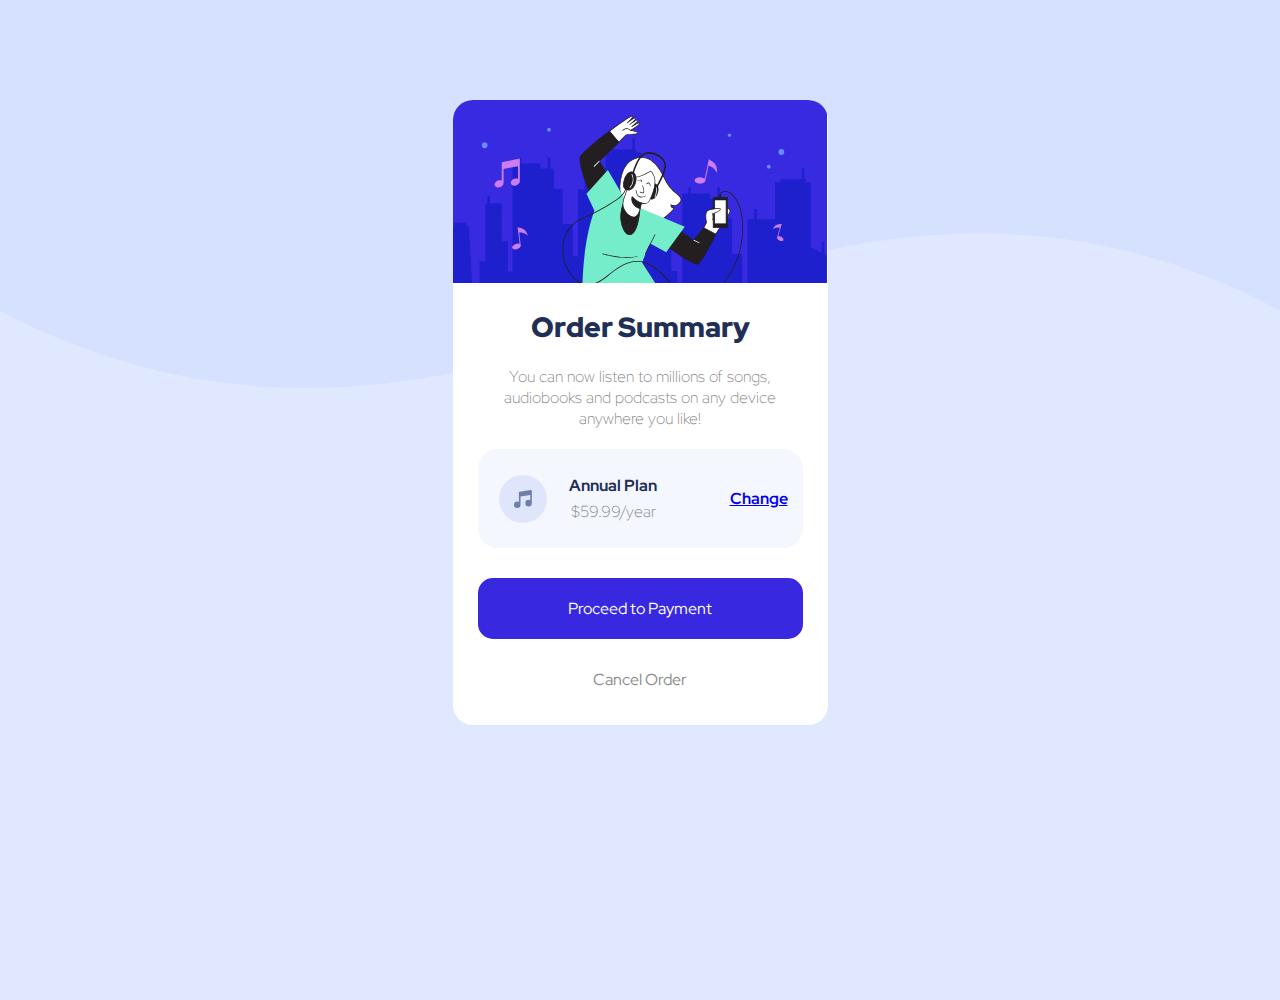
<file: index.html>
<!DOCTYPE html>
<html>
	<head>
		<meta http-equiv="Content-Type" content="text/html; charset=windows-1252">
		<meta name="viewport" content="width=device-width, initial-scale=1.0" />

		
		<link href="./style.css" rel="stylesheet">

		<title>Order Summary Task1</title>
	</head>
	<body>
		<div class="card">
			<img src="./images/illustration-hero.svg" alt="hero">
		
			<h1>Order Summary</h1>

			<p>You can now listen to millions of songs, audiobooks and podcasts on any device anywhere you like!</p>
		
			

			<div class="mid-card">
				<img class="music-icon" src="./images/icon-music.svg" alt="music">
				<span class="info-plan">
					<h4>Annual Plan</h4>
					<p>$59.99/year</p>
				</span>
				<span class="option"><a href="###">Change</a></span>
			</div>
				
			
			<a href="#$#$#$%" class="payment-button">Proceed to Payment</a>
			<a href="#$%&!" class="cancel-button">Cancel Order</a>
			
		</div>
	</body>
</html>
</file>
<file: style.css>
@import url('https://fonts.googleapis.com/css2?family=Red+Hat+Display:wght@500;700;900&display=swap');



/* color variables */
:root {
	/* Primary */
    --pale-blue: hsl(225, 100%, 94%);
    --bright-blue: hsl(245, 75%, 52%);

    /* Neutral */
 	--very-pale-blue: hsl(225, 100%, 98%);
 	--esaturated-blue: hsl(224, 23%, 55%);
 	--dark-blue: hsl(223, 47%, 23%);
}


* {
    margin: 0;
    padding: 0;
    box-sizing: border-box;
}



body {
	background-image: url(images/pattern-background-desktop.svg);
	font-family: "Red Hat Display", sans-serif;
	background-repeat: no-repeat;
	background-size: contain;
	background-color: hsl(225, 100%, 94%);
	position: relative;
	min-height: 100vh;
	font-size: 16px;
}


.card {
	border-radius: 20px;
	max-width: 375px;
	background: white;
	overflow: hidden;
	margin: 100px auto 0;
	text-align: center;
	padding-bottom: 35px;

}

.card img {
	max-width: 100%;

}

h1 {
	text-align: center;
	color: hsl(223, 47%, 23%);
	font-weight: 900;
	font-size: 28px;
	padding: 20px;
}

.card p {
	text-align: center;
	font-size: 16px;
	font-weight: 300;
	color: #8a8a8a;
	padding: 0 25px;
}


.card .mid-card {
	display: flex;
	align-items: center;
	justify-content: space-between;
	background-color: hsl(225, 100%, 98%);
	border-radius: 20px;
	margin-left: 25px;
	margin-right: 25px;
	margin-top: 20px;
	padding: 16px; 
}

.card .mid-card .music-icon {
	padding-left: 5px;
}


.card .mid-card .option {
	margin-right: 20px;
	font-weight: 700;
	color: hsl(223, 47%, 23%);
	margin-right: -1px;
}

.card .mid-card .option a:hover {
	text-decoration: none;
	color: hsl(245, 75%, 52%);
	
}



h4 {
	color: hsl(223, 47%, 23%);
	font-weight: 750;
	margin-bottom: 5px;
	padding-left: 85px;
}


.card .mid-card .info-plan p {
	font-weight: 280;
	color: #8a8a8a;
	padding-left: 110px;
}


.card .mid-card .info-plan {
	margin-left: -135px;
	margin-top: 10px;
	margin-bottom: 10px;
}




.payment {
	padding: 33px;
}

a.payment-button {
	background-color: hsl(245, 75%, 52%);
	color: white;
	border-radius: 15px;
	text-decoration: none;
	display: block;
	padding: 20px 0;
	margin: 30px 25px;
	text-align: center;
}

a.payment-button:hover {
	background-color: hsl(224, 23%, 55%);
}



a.cancel-button {
	text-decoration: none;
	color: #8a8a8a;
}

a.cancel-button:hover {
	color: hsl(223, 47%, 23%);
}


@media only screen and (max-width: 375px) {
	body {
		background-image: url(images/pattern-background-mobile.svg);
		font-size: 14px;
	}

	.card {
		max-width: 85%;
	}

	.card img {
		max-width: 100%;
	}

	h1 {
		font-size: 20px;
	}

	.card p {
		font-size: 12px;
	}

	.card .mid-card {
		padding: 12px;
	}

	.card .mid-card .info-plan {
		margin-left: -100px;
	}

	.card .mid-card .option {
		font-size: 12px;
	}

	a.payment-button {
		font-size: 12px;
	}

	a.cancel-button {
		font-size: 12px;
	}


}
</file>
